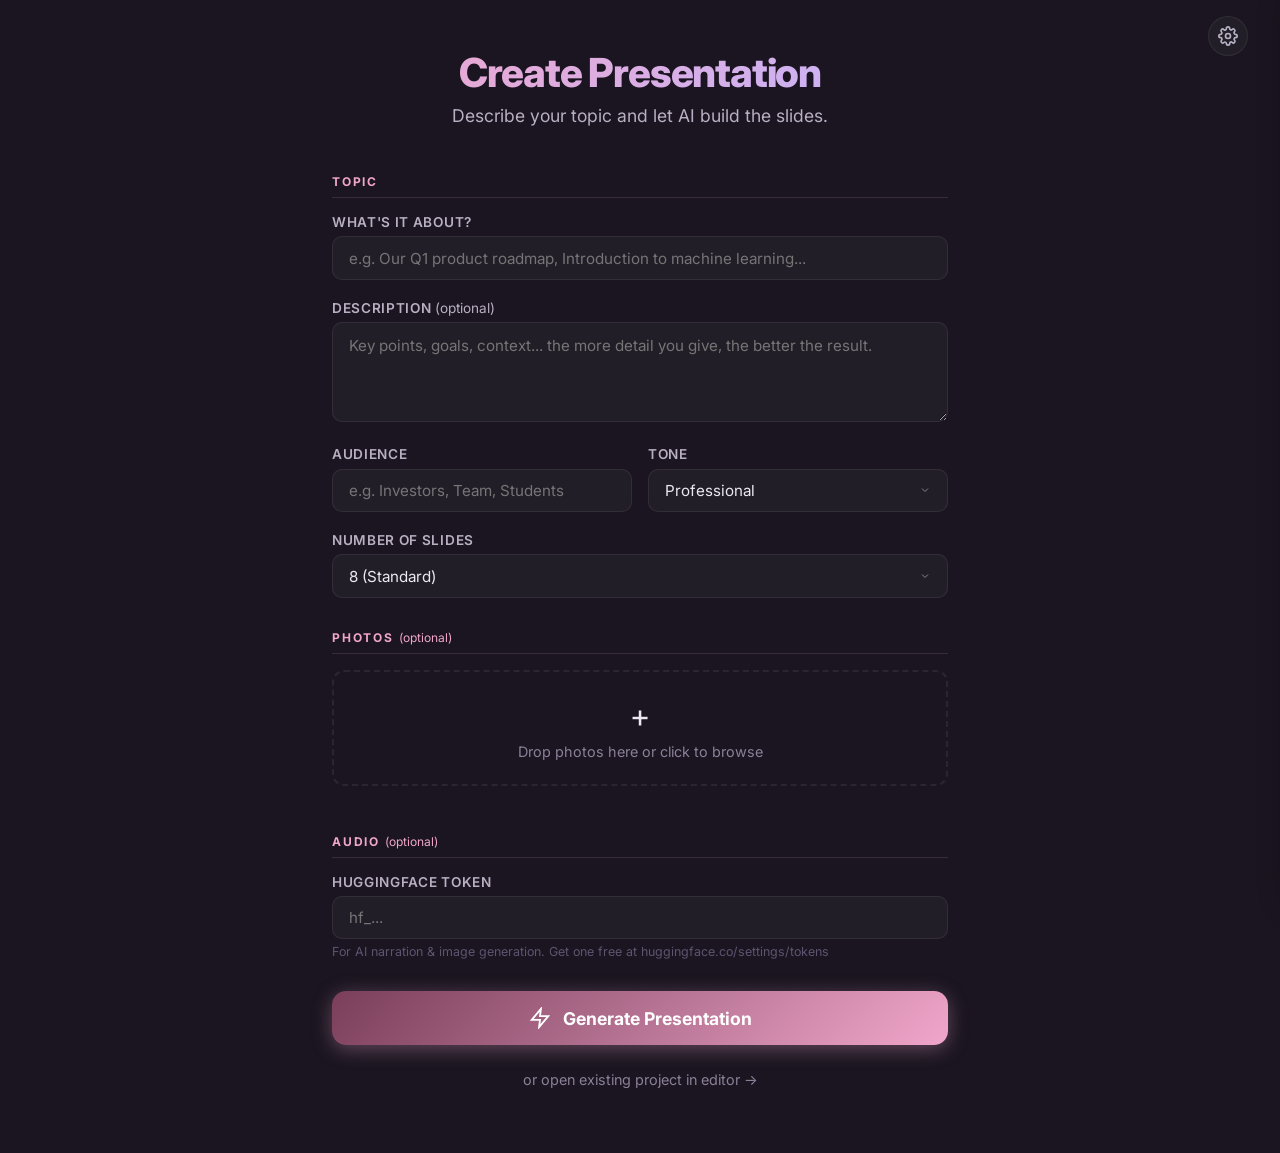
<file: docs/presentation/creator.html>
<!DOCTYPE html>
<html lang="en">
<head>
  <meta charset="UTF-8" />
  <meta name="viewport" content="width=device-width, initial-scale=1.0" />
  <title>Web Presenter — Create</title>
  <link rel="preconnect" href="https://fonts.googleapis.com" />
  <link rel="preconnect" href="https://fonts.gstatic.com" crossorigin />
  <link href="https://fonts.googleapis.com/css2?family=Inter:wght@400;500;600;700;800;900&family=JetBrains+Mono:wght@400;500;600&display=swap" rel="stylesheet" />
  <style>
    :root {
      --bg: #1a1520; --bg-surface: #211a2a; --bg-card: rgba(255,255,255,0.04);
      --border: rgba(255,255,255,0.07); --border-hover: rgba(255,255,255,0.14);
      --rose: #f0a6ca; --rose-dark: #7a3e5a; --rose-glow: rgba(240,166,202,0.35);
      --lavender: #c4b5fd; --blush: #fbc4ab;
      --text: #ede8f0; --text-muted: #b8afc2; --text-dim: #8a8098; --text-faint: #5e5470;
      --sage: #a8d5ba; --coral: #f4845f;
      --font: 'Inter', -apple-system, sans-serif; --font-mono: 'JetBrains Mono', monospace;
    }
    * { margin: 0; padding: 0; box-sizing: border-box; }
    body { font-family: var(--font); background: var(--bg); color: var(--text); min-height: 100vh; }

    .creator-layout {
      max-width: 680px; margin: 0 auto; padding: 3rem 2rem 4rem;
    }

    .creator-header {
      text-align: center; margin-bottom: 3rem;
    }
    .creator-header h1 {
      font-size: 2.5rem; font-weight: 800; letter-spacing: -0.03em;
      background: linear-gradient(135deg, var(--rose), var(--lavender), var(--blush));
      background-size: 200% 200%; -webkit-background-clip: text; -webkit-text-fill-color: transparent;
      background-clip: text; animation: gradientShift 6s ease infinite;
    }
    .creator-header p { color: var(--text-muted); margin-top: 0.5rem; font-size: 1.1rem; }
    @keyframes gradientShift { 0%, 100% { background-position: 0% 50%; } 50% { background-position: 100% 50%; } }

    .top-bar {
      display: flex; justify-content: flex-end; padding: 1rem 2rem; position: fixed; top: 0; right: 0; z-index: 100;
    }

    /* Settings gear */
    .settings-btn {
      background: var(--bg-card); border: 1px solid var(--border); color: var(--text-muted);
      width: 40px; height: 40px; border-radius: 50%; cursor: pointer; display: flex;
      align-items: center; justify-content: center; transition: all 0.2s;
    }
    .settings-btn:hover { border-color: var(--rose); color: var(--rose); }

    /* Settings panel */
    .settings-overlay {
      position: fixed; top: 0; right: -400px; width: 380px; height: 100vh; z-index: 200;
      background: var(--bg-surface); border-left: 1px solid var(--border);
      padding: 2rem; overflow-y: auto; transition: right 0.3s ease;
      box-shadow: -8px 0 30px rgba(0,0,0,0.4);
    }
    .settings-overlay.open { right: 0; }
    .settings-overlay h2 { font-size: 1.2rem; margin-bottom: 1.5rem; color: var(--text); }

    /* Form elements */
    .field { margin-bottom: 1.25rem; }
    .field label { display: block; font-size: 0.85rem; font-weight: 600; color: var(--text-muted); margin-bottom: 0.4rem; text-transform: uppercase; letter-spacing: 0.05em; }
    .field input, .field textarea, .field select {
      width: 100%; padding: 0.7rem 1rem; background: var(--bg-card); border: 1px solid var(--border);
      border-radius: 10px; color: var(--text); font-family: var(--font); font-size: 0.95rem;
      transition: border-color 0.2s; outline: none;
    }
    .field input:focus, .field textarea:focus, .field select:focus { border-color: var(--rose); }
    .field textarea { resize: vertical; min-height: 100px; line-height: 1.6; }
    .field select { cursor: pointer; appearance: none; background-image: url("data:image/svg+xml,%3Csvg xmlns='http://www.w3.org/2000/svg' width='12' height='12' viewBox='0 0 24 24' fill='none' stroke='%238a8098' stroke-width='2'%3E%3Cpath d='M6 9l6 6 6-6'/%3E%3C/svg%3E"); background-repeat: no-repeat; background-position: right 1rem center; padding-right: 2.5rem; }
    .field .hint { font-size: 0.78rem; color: var(--text-faint); margin-top: 0.3rem; }

    .row { display: grid; grid-template-columns: 1fr 1fr; gap: 1rem; }

    /* Photo upload */
    .photo-upload-area {
      border: 2px dashed var(--border); border-radius: 12px; padding: 1.5rem; text-align: center;
      cursor: pointer; transition: border-color 0.2s; position: relative;
    }
    .photo-upload-area:hover { border-color: var(--rose); }
    .photo-upload-area input { position: absolute; inset: 0; opacity: 0; cursor: pointer; }
    .photo-upload-area .upload-label { color: var(--text-dim); font-size: 0.9rem; }
    .photo-upload-area .upload-icon { font-size: 2rem; margin-bottom: 0.5rem; }

    .photo-previews { display: flex; flex-wrap: wrap; gap: 0.75rem; margin-top: 1rem; }
    .photo-thumb { position: relative; width: 80px; height: 80px; border-radius: 10px; overflow: hidden; border: 1px solid var(--border); }
    .photo-thumb img { width: 100%; height: 100%; object-fit: cover; }
    .photo-remove { position: absolute; top: 2px; right: 2px; background: rgba(0,0,0,0.7); color: var(--coral); border: none; border-radius: 50%; width: 20px; height: 20px; cursor: pointer; font-size: 0.75rem; display: flex; align-items: center; justify-content: center; }
    .photo-name { position: absolute; bottom: 0; left: 0; right: 0; background: rgba(0,0,0,0.7); color: var(--text); font-size: 0.55rem; padding: 2px 4px; white-space: nowrap; overflow: hidden; text-overflow: ellipsis; }

    /* Section dividers */
    .section-label {
      font-size: 0.75rem; font-weight: 700; text-transform: uppercase; letter-spacing: 0.15em;
      color: var(--rose); margin: 2rem 0 1rem; padding-bottom: 0.5rem;
      border-bottom: 1px solid rgba(240,166,202,0.15);
    }

    /* Generate button */
    .generate-btn {
      display: flex; align-items: center; justify-content: center; gap: 0.75rem;
      width: 100%; padding: 1rem; margin-top: 2rem;
      background: linear-gradient(135deg, var(--rose-dark), var(--rose));
      color: white; font-weight: 700; font-size: 1.1rem; font-family: var(--font);
      border: none; border-radius: 14px; cursor: pointer;
      transition: all 0.3s; box-shadow: 0 4px 20px var(--rose-glow);
    }
    .generate-btn:hover { transform: translateY(-2px); box-shadow: 0 8px 30px rgba(240,166,202,0.45); }
    .generate-btn:disabled { opacity: 0.5; cursor: not-allowed; transform: none; }
    .generate-btn svg { flex-shrink: 0; }

    /* Progress section */
    .progress-section { display: none; margin-top: 2rem; }
    .progress-section.active { display: block; }
    .progress-bar { height: 6px; background: var(--bg-card); border-radius: 3px; overflow: hidden; margin-bottom: 1rem; }
    .progress-bar-fill { height: 100%; width: 0; background: linear-gradient(90deg, var(--rose), var(--lavender)); border-radius: 3px; transition: width 0.5s ease; }
    .progress-log {
      background: rgba(0,0,0,0.3); border: 1px solid var(--border); border-radius: 10px;
      padding: 1rem; max-height: 200px; overflow-y: auto; font-family: var(--font-mono); font-size: 0.8rem;
    }
    .log-line { color: var(--text-dim); padding: 0.2rem 0; }
    .log-line:last-child { color: var(--sage); }

    /* Settings form */
    .test-result { font-size: 0.85rem; margin-top: 0.5rem; font-family: var(--font-mono); }
    .test-result.success { color: var(--sage); }
    .test-result.error { color: var(--coral); }

    .btn-row { display: flex; gap: 0.75rem; margin-top: 1rem; }
    .btn-sm {
      padding: 0.5rem 1rem; border-radius: 8px; border: 1px solid var(--border);
      background: var(--bg-card); color: var(--text-muted); font-family: var(--font);
      font-size: 0.85rem; cursor: pointer; transition: all 0.2s;
    }
    .btn-sm:hover { border-color: var(--rose); color: var(--rose); }
    .btn-sm.primary { background: var(--rose-dark); border-color: var(--rose); color: white; }
    .btn-sm.primary:hover { background: var(--rose); }

    /* Existing project link */
    .existing-link {
      text-align: center; margin-top: 1.5rem;
    }
    .existing-link a {
      color: var(--text-dim); font-size: 0.9rem; text-decoration: none;
      transition: color 0.2s;
    }
    .existing-link a:hover { color: var(--rose); }

    /* Responsive */
    @media (max-width: 600px) {
      .creator-layout { padding: 2rem 1rem 3rem; }
      .creator-header h1 { font-size: 1.8rem; }
      .row { grid-template-columns: 1fr; }
      .settings-overlay { width: 100%; right: -100%; }
    }
  </style>
</head>
<body>

  <!-- Settings gear -->
  <div class="top-bar">
    <button class="settings-btn" id="settings-btn" title="LLM Settings">
      <svg viewBox="0 0 24 24" width="20" height="20" fill="none" stroke="currentColor" stroke-width="2" stroke-linecap="round">
        <circle cx="12" cy="12" r="3"/><path d="M19.4 15a1.65 1.65 0 0 0 .33 1.82l.06.06a2 2 0 0 1-2.83 2.83l-.06-.06a1.65 1.65 0 0 0-1.82-.33 1.65 1.65 0 0 0-1 1.51V21a2 2 0 0 1-4 0v-.09A1.65 1.65 0 0 0 9 19.4a1.65 1.65 0 0 0-1.82.33l-.06.06a2 2 0 0 1-2.83-2.83l.06-.06A1.65 1.65 0 0 0 4.68 15a1.65 1.65 0 0 0-1.51-1H3a2 2 0 0 1 0-4h.09A1.65 1.65 0 0 0 4.6 9a1.65 1.65 0 0 0-.33-1.82l-.06-.06a2 2 0 0 1 2.83-2.83l.06.06A1.65 1.65 0 0 0 9 4.68a1.65 1.65 0 0 0 1-1.51V3a2 2 0 0 1 4 0v.09a1.65 1.65 0 0 0 1 1.51 1.65 1.65 0 0 0 1.82-.33l.06-.06a2 2 0 0 1 2.83 2.83l-.06.06A1.65 1.65 0 0 0 19.4 9a1.65 1.65 0 0 0 1.51 1H21a2 2 0 0 1 0 4h-.09a1.65 1.65 0 0 0-1.51 1z"/>
      </svg>
    </button>
  </div>

  <!-- Settings panel (slide-in) -->
  <div class="settings-overlay" id="settings-panel">
    <h2>LLM Settings</h2>
    <div class="field">
      <label>Provider</label>
      <select id="provider-select"></select>
    </div>
    <div class="field">
      <label>Model</label>
      <select id="model-select"></select>
    </div>
    <div class="field">
      <label>API Key</label>
      <input type="password" id="api-key" placeholder="sk-... or key-..." autocomplete="off" />
    </div>
    <div class="field" id="custom-url-group" style="display:none;">
      <label>Custom Base URL</label>
      <input type="url" id="custom-url" placeholder="https://your-api.com" />
    </div>
    <div class="btn-row">
      <button class="btn-sm" id="test-connection">Test Connection</button>
      <button class="btn-sm primary" id="save-settings">Save</button>
    </div>
    <div class="test-result" id="test-result"></div>
  </div>

  <!-- Main form -->
  <div class="creator-layout">
    <div class="creator-header">
      <h1>Create Presentation</h1>
      <p>Describe your topic and let AI build the slides.</p>
    </div>

    <div class="section-label">Topic</div>

    <div class="field">
      <label>What's it about?</label>
      <input type="text" id="topic" placeholder="e.g. Our Q1 product roadmap, Introduction to machine learning..." />
    </div>

    <div class="field">
      <label>Description <span style="font-weight:400;text-transform:none;letter-spacing:0">(optional)</span></label>
      <textarea id="description" placeholder="Key points, goals, context... the more detail you give, the better the result."></textarea>
    </div>

    <div class="row">
      <div class="field">
        <label>Audience</label>
        <input type="text" id="audience" placeholder="e.g. Investors, Team, Students" />
      </div>
      <div class="field">
        <label>Tone</label>
        <select id="tone">
          <option value="professional">Professional</option>
          <option value="casual">Casual</option>
          <option value="technical">Technical</option>
          <option value="inspirational">Inspirational</option>
          <option value="educational">Educational</option>
          <option value="fun">Fun / Playful</option>
        </select>
      </div>
    </div>

    <div class="field">
      <label>Number of slides</label>
      <select id="slide-count">
        <option value="5">5 (Quick)</option>
        <option value="8" selected>8 (Standard)</option>
        <option value="12">12 (Detailed)</option>
        <option value="15">15 (In-depth)</option>
      </select>
    </div>

    <div class="section-label">Photos <span style="font-weight:400;text-transform:none;letter-spacing:0">(optional)</span></div>

    <div class="photo-upload-area">
      <input type="file" id="photo-upload" accept="image/*" multiple />
      <div class="upload-icon">+</div>
      <div class="upload-label">Drop photos here or click to browse</div>
    </div>
    <div class="photo-previews" id="photo-preview"></div>

    <div class="section-label">Audio <span style="font-weight:400;text-transform:none;letter-spacing:0">(optional)</span></div>

    <div class="field">
      <label>HuggingFace Token</label>
      <input type="password" id="hf-token" placeholder="hf_..." autocomplete="off" />
      <div class="hint">For AI narration &amp; image generation. Get one free at huggingface.co/settings/tokens</div>
    </div>

    <button class="generate-btn" id="generate-btn">
      <svg viewBox="0 0 24 24" width="22" height="22" fill="none" stroke="currentColor" stroke-width="2" stroke-linecap="round">
        <polygon points="13 2 3 14 12 14 11 22 21 10 12 10 13 2"/>
      </svg>
      Generate Presentation
    </button>

    <div class="progress-section" id="progress-section">
      <div class="progress-bar"><div class="progress-bar-fill" id="progress-bar-fill"></div></div>
      <div class="progress-log" id="progress-log"></div>
    </div>

    <div class="existing-link">
      <a href="editor.html">or open existing project in editor &rarr;</a>
    </div>
  </div>

  <script src="studio/llm-client.js"></script>
  <script src="studio/slide-templates.js"></script>
  <script src="studio/asset-generator.js"></script>
  <script src="studio/creator.js"></script>
</body>
</html>
</file>
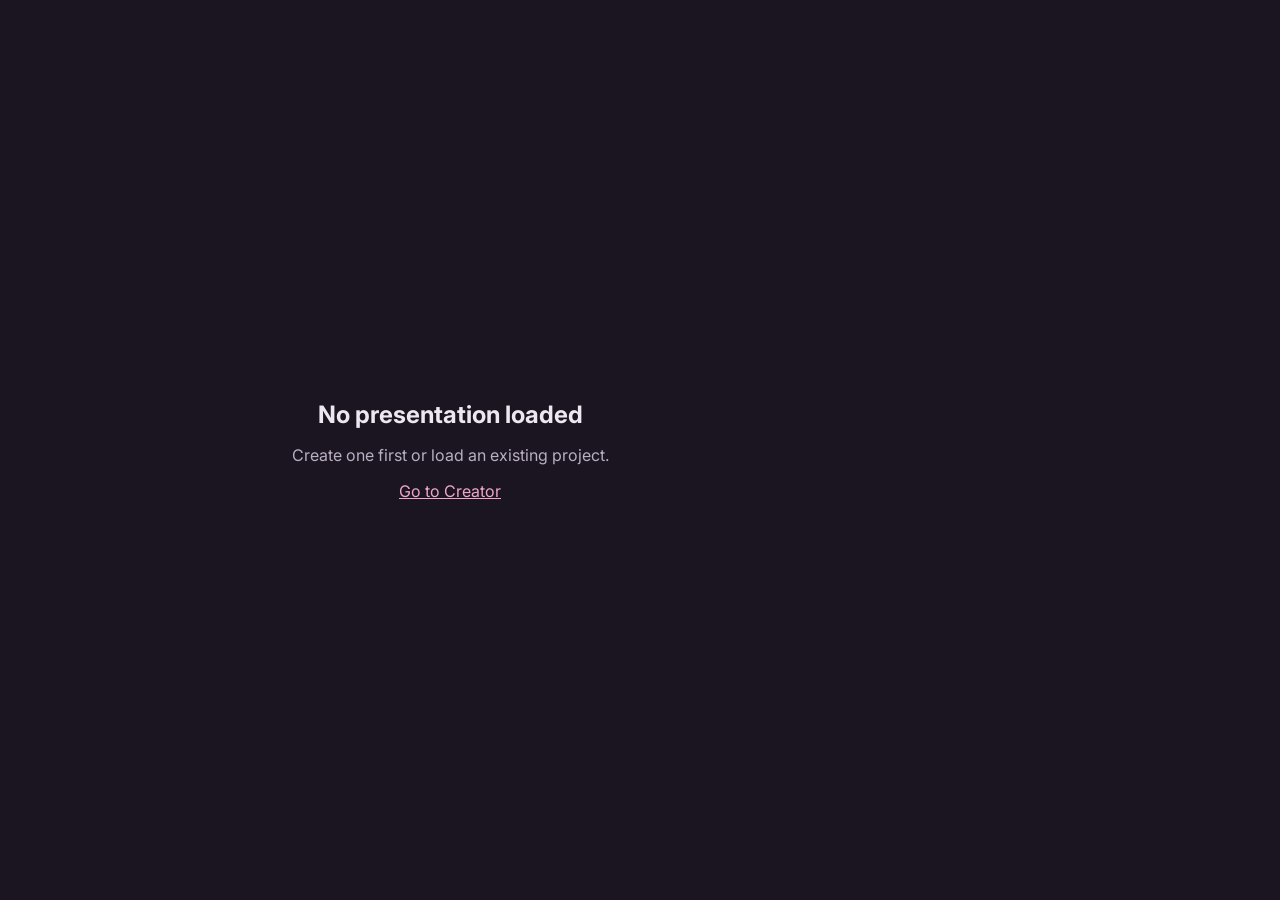
<file: docs/presentation/editor.html>
<!DOCTYPE html>
<html lang="en">
<head>
  <meta charset="UTF-8" />
  <meta name="viewport" content="width=device-width, initial-scale=1.0" />
  <title>Web Presenter — Editor</title>
  <link rel="preconnect" href="https://fonts.googleapis.com" />
  <link rel="preconnect" href="https://fonts.gstatic.com" crossorigin />
  <link href="https://fonts.googleapis.com/css2?family=Inter:wght@400;500;600;700;800;900&family=JetBrains+Mono:wght@400;500;600&display=swap" rel="stylesheet" />
  <link rel="stylesheet" href="engine/presentation-styles.css" />
  <style>
    /* Override presentation defaults for editor layout */
    html, body { overflow: hidden; height: 100%; }
    body { display: flex; }

    /* Editor layout: preview left, panel right */
    .editor-layout {
      display: grid; grid-template-columns: 1fr 380px; width: 100%; height: 100vh;
    }

    /* Left: slide preview */
    .preview-pane {
      position: relative; overflow: hidden; background: var(--bg);
    }
    .preview-pane .slide {
      position: absolute; inset: 0; display: flex; align-items: center; justify-content: center; padding: 3rem;
      opacity: 1; transform: none; pointer-events: all;
    }
    .preview-toolbar {
      position: absolute; bottom: 0; left: 0; right: 0; z-index: 50;
      display: flex; align-items: center; justify-content: space-between;
      padding: 0.75rem 1.25rem; background: rgba(26,21,32,0.9); backdrop-filter: blur(8px);
      border-top: 1px solid var(--border);
    }
    .preview-toolbar .slide-thumbs {
      display: flex; gap: 0.4rem; overflow-x: auto; flex: 1; padding-right: 1rem;
    }
    .slide-thumb {
      width: 36px; height: 36px; border-radius: 8px; border: 1.5px solid var(--border);
      background: var(--bg-card); color: var(--text-dim); font-size: 0.75rem; font-weight: 700;
      cursor: pointer; display: flex; align-items: center; justify-content: center;
      transition: all 0.2s; flex-shrink: 0; font-family: var(--font-mono);
    }
    .slide-thumb:hover { border-color: var(--rose); color: var(--rose); }
    .slide-thumb.active { border-color: var(--rose); background: rgba(240,166,202,0.15); color: var(--rose); }
    .preview-actions { display: flex; gap: 0.5rem; }

    /* Right: editor panel */
    .editor-panel {
      display: flex; flex-direction: column; background: var(--bg-surface);
      border-left: 1px solid var(--border); height: 100vh;
    }

    .panel-header {
      display: flex; align-items: center; justify-content: space-between;
      padding: 0.75rem 1rem; border-bottom: 1px solid var(--border);
      background: rgba(26,21,32,0.5);
    }
    .panel-header h2 { font-size: 0.9rem; font-weight: 700; color: var(--text); }
    .panel-counter { font-size: 0.75rem; color: var(--text-dim); font-family: var(--font-mono); }

    /* Tabs */
    .panel-tabs {
      display: flex; border-bottom: 1px solid var(--border);
    }
    .panel-tab {
      flex: 1; padding: 0.6rem; text-align: center; font-size: 0.78rem; font-weight: 600;
      color: var(--text-dim); cursor: pointer; border: none; background: none;
      border-bottom: 2px solid transparent; transition: all 0.2s; font-family: var(--font);
      text-transform: uppercase; letter-spacing: 0.08em;
    }
    .panel-tab:hover { color: var(--text); }
    .panel-tab.active { color: var(--rose); border-bottom-color: var(--rose); }

    .tab-content { display: none; flex: 1; overflow: hidden; flex-direction: column; }
    .tab-content.active { display: flex; }

    /* Chat tab */
    .chat-container { display: flex; flex-direction: column; flex: 1; overflow: hidden; }
    .chat-messages {
      flex: 1; overflow-y: auto; padding: 1rem; display: flex; flex-direction: column; gap: 0.75rem;
    }
    .chat-placeholder {
      color: var(--text-faint); font-size: 0.85rem; line-height: 1.8; padding: 2rem 1rem; text-align: center;
    }
    .chat-msg { padding: 0.6rem 0.8rem; border-radius: 10px; font-size: 0.85rem; line-height: 1.5; }
    .chat-user { background: rgba(240,166,202,0.1); border: 1px solid rgba(240,166,202,0.15); align-self: flex-end; max-width: 85%; }
    .chat-assistant { background: var(--bg-card); border: 1px solid var(--border); align-self: flex-start; max-width: 85%; }
    .chat-role { font-size: 0.65rem; font-weight: 700; text-transform: uppercase; letter-spacing: 0.08em; color: var(--text-faint); display: block; margin-bottom: 0.25rem; }
    .chat-content { color: var(--text-muted); white-space: pre-wrap; word-break: break-word; }
    .chat-content.streaming { color: var(--lavender); }

    .chat-input-row {
      display: flex; gap: 0.5rem; padding: 0.75rem; border-top: 1px solid var(--border);
      background: rgba(26,21,32,0.5);
    }
    .chat-input-row textarea {
      flex: 1; padding: 0.6rem 0.8rem; background: var(--bg-card); border: 1px solid var(--border);
      border-radius: 10px; color: var(--text); font-family: var(--font); font-size: 0.85rem;
      resize: none; outline: none; min-height: 40px; max-height: 120px; line-height: 1.4;
    }
    .chat-input-row textarea:focus { border-color: var(--rose); }
    .chat-send {
      width: 40px; height: 40px; border-radius: 10px; border: none;
      background: var(--rose-dark); color: white; cursor: pointer; display: flex;
      align-items: center; justify-content: center; transition: all 0.2s; flex-shrink: 0;
    }
    .chat-send:hover { background: var(--rose); }
    .chat-send:disabled { opacity: 0.4; cursor: not-allowed; }

    /* HTML tab */
    .html-editor-container { display: flex; flex-direction: column; flex: 1; overflow: hidden; }
    .html-editor {
      flex: 1; padding: 1rem; background: rgba(0,0,0,0.3); border: none; color: var(--text);
      font-family: var(--font-mono); font-size: 0.75rem; line-height: 1.6; resize: none; outline: none;
      white-space: pre; overflow: auto; tab-size: 2;
    }
    .html-actions {
      display: flex; gap: 0.5rem; padding: 0.75rem; border-top: 1px solid var(--border);
    }

    /* Action buttons */
    .btn {
      padding: 0.45rem 0.85rem; border-radius: 8px; border: 1px solid var(--border);
      background: var(--bg-card); color: var(--text-muted); font-family: var(--font);
      font-size: 0.78rem; font-weight: 600; cursor: pointer; transition: all 0.2s;
      display: flex; align-items: center; gap: 0.35rem;
    }
    .btn:hover { border-color: var(--rose); color: var(--rose); }
    .btn.primary { background: var(--rose-dark); border-color: var(--rose); color: white; }
    .btn.primary:hover { background: var(--rose); }
    .btn.danger:hover { border-color: var(--coral); color: var(--coral); }

    /* Responsive */
    @media (max-width: 768px) {
      .editor-layout { grid-template-columns: 1fr; grid-template-rows: 50vh 50vh; }
      .editor-panel { border-left: none; border-top: 1px solid var(--border); }
    }
  </style>
</head>
<body>
  <div class="editor-layout" id="editor-app">
    <!-- Left: Live Preview -->
    <div class="preview-pane">
      <div id="slide-preview"></div>
      <div class="preview-toolbar">
        <div class="slide-thumbs" id="slide-nav"></div>
        <div class="preview-actions">
          <button class="btn" id="add-slide-btn" title="Add slide">+ Add</button>
          <button class="btn danger" id="delete-slide-btn" title="Delete slide">Delete</button>
          <button class="btn" id="undo-btn" title="Undo (Ctrl+Z)">Undo</button>
          <button class="btn primary" id="export-btn">Export</button>
        </div>
      </div>
    </div>

    <!-- Right: Editor Panel -->
    <div class="editor-panel">
      <div class="panel-header">
        <h2>Slide Editor</h2>
        <span class="panel-counter" id="ed-slide-counter">Slide 1 / 1</span>
      </div>

      <div class="panel-tabs">
        <button class="panel-tab active" data-tab="chat">AI Chat</button>
        <button class="panel-tab" data-tab="html">HTML</button>
      </div>

      <!-- Chat Tab -->
      <div class="tab-content active" id="tab-chat" data-tab="chat">
        <div class="chat-container">
          <div class="chat-messages" id="chat-messages"></div>
          <div class="chat-input-row">
            <textarea id="chat-input" placeholder="Ask AI to modify this slide..." rows="1"></textarea>
            <button class="chat-send" id="chat-send">
              <svg viewBox="0 0 24 24" width="18" height="18" fill="none" stroke="currentColor" stroke-width="2" stroke-linecap="round"><line x1="22" y1="2" x2="11" y2="13"/><polygon points="22 2 15 22 11 13 2 9 22 2"/></svg>
            </button>
          </div>
        </div>
      </div>

      <!-- HTML Tab -->
      <div class="tab-content" id="tab-html" data-tab="html">
        <div class="html-editor-container">
          <textarea class="html-editor" id="html-editor" spellcheck="false"></textarea>
          <div class="html-actions">
            <button class="btn primary" id="apply-html">Apply Changes</button>
            <button class="btn" id="present-btn">Present</button>
          </div>
        </div>
      </div>
    </div>
  </div>

  <script>
    // Tab switching
    document.querySelectorAll('.panel-tab').forEach(tab => {
      tab.addEventListener('click', () => {
        document.querySelectorAll('.panel-tab').forEach(t => t.classList.remove('active'));
        document.querySelectorAll('.tab-content').forEach(t => t.classList.remove('active'));
        tab.classList.add('active');
        document.querySelector(`.tab-content[data-tab="${tab.dataset.tab}"]`).classList.add('active');
      });
    });
  </script>
  <script src="studio/llm-client.js"></script>
  <script src="studio/slide-templates.js"></script>
  <script src="studio/editor.js"></script>
</body>
</html>
</file>
<file: docs/presentation/engine/presentation-styles.css>
/* ========================================
   WEB PRESENTER — STYLES
   Soft, warm feminine-inspired theme
   ======================================== */

* { margin: 0; padding: 0; box-sizing: border-box; }
html { background: #1a1520; }

:root {
  --bg: #1a1520;
  --bg-surface: #211a2a;
  --bg-card: rgba(255, 255, 255, 0.04);
  --border: rgba(255, 255, 255, 0.07);
  --border-hover: rgba(255, 255, 255, 0.14);
  --rose: #f0a6ca;
  --rose-dark: #7a3e5a;
  --rose-glow: rgba(240, 166, 202, 0.35);
  --lavender: #c4b5fd;
  --lavender-dark: #4a3875;
  --lavender-light: #ddd6fe;
  --blush: #fbc4ab;
  --white: #fff;
  --text: #ede8f0;
  --text-muted: #b8afc2;
  --text-dim: #8a8098;
  --text-faint: #5e5470;
  --sage: #a8d5ba;
  --coral: #f4845f;
  --gold: #f2cc8f;
  --periwinkle: #a5b4fc;
  --font: 'Inter', -apple-system, BlinkMacSystemFont, sans-serif;
  --font-mono: 'JetBrains Mono', monospace;
}

body {
  font-family: var(--font);
  background: transparent;
  color: var(--text);
  overflow: hidden;
  -webkit-font-smoothing: antialiased;
}

#bg-canvas {
  position: fixed; top: 0; left: 0; width: 100vw; height: 100vh;
  z-index: 0; pointer-events: none;
}

.presentation {
  position: relative; z-index: 1; width: 100vw; height: 100vh; overflow: hidden;
}

.slide {
  position: absolute; top: 0; left: 0; width: 100%; height: 100%;
  display: flex; align-items: center; justify-content: center; padding: 3rem;
  opacity: 0; transform: translateX(60px);
  transition: opacity 0.6s cubic-bezier(0.4,0,0.2,1), transform 0.6s cubic-bezier(0.4,0,0.2,1);
  pointer-events: none; will-change: transform, opacity;
}
.slide-active { opacity: 1; transform: translateX(0); pointer-events: all; }
.slide-exit-left { opacity: 0; transform: translateX(-60px); pointer-events: none; }
.slide-content { max-width: 1200px; width: 100%; margin: 0 auto; position: relative; }

.slide-title-layout { display: flex; flex-direction: column; align-items: center; text-align: center; gap: 0.5rem; }
.slide-center-layout { display: flex; flex-direction: column; align-items: center; text-align: center; gap: 1rem; }
.slide-two-col { display: grid; grid-template-columns: 1fr 1fr; gap: 4rem; align-items: center; }
.slide-two-col-reverse { direction: rtl; }
.slide-two-col-reverse > * { direction: ltr; }

.slide-eyebrow { font-size: 1rem; text-transform: uppercase; letter-spacing: 0.2em; color: var(--rose); font-weight: 600; }

.slide-main-title {
  font-size: 7rem; font-weight: 900; letter-spacing: -0.04em; line-height: 1;
  background: linear-gradient(135deg, var(--rose), var(--lavender), var(--blush));
  background-size: 200% 200%; -webkit-background-clip: text; -webkit-text-fill-color: transparent;
  background-clip: text; animation: gradientShift 6s ease infinite;
}
@keyframes gradientShift { 0%, 100% { background-position: 0% 50%; } 50% { background-position: 100% 50%; } }

.slide-subtitle-big { font-size: 1.8rem; color: var(--text-muted); font-weight: 500; letter-spacing: -0.01em; }
.slide-tagline { font-size: 1.15rem; color: var(--text-dim); max-width: 600px; line-height: 1.6; margin-top: 0.5rem; }
.slide-date { font-family: var(--font-mono); font-size: 0.75rem; color: var(--text-faint); margin-top: 1.5rem; }

.slide-heading { font-size: 3rem; font-weight: 800; color: var(--white); letter-spacing: -0.03em; line-height: 1.15; }

.slide[data-index="3"] .slide-heading { transition: all 1.2s cubic-bezier(0.4,0,0.2,1); will-change: transform, font-size, opacity; }
.slide[data-index="3"].phase-intro .slide-heading {
  font-size: 5.5rem; position: fixed; top: 50%; left: 50%; transform: translate(-50%,-50%); z-index: 20; white-space: nowrap;
  text-shadow: 0 0 20px rgba(240,166,202,0.5), 0 0 40px rgba(196,181,253,0.3), 0 0 80px rgba(240,166,202,0.15);
  background: linear-gradient(135deg, var(--rose), var(--lavender), var(--blush), var(--lavender-light));
  background-size: 300% 300%; -webkit-background-clip: text; -webkit-text-fill-color: transparent; background-clip: text;
  animation: beamingGlow 2s ease-in-out infinite, beamingGradient 3s ease infinite;
}
@keyframes beamingGlow { 0%, 100% { filter: brightness(1) drop-shadow(0 0 20px rgba(240,166,202,0.25)); } 50% { filter: brightness(1.3) drop-shadow(0 0 40px rgba(240,166,202,0.5)); } }
@keyframes beamingGradient { 0% { background-position: 0% 50%; } 50% { background-position: 100% 50%; } 100% { background-position: 0% 50%; } }

.slide[data-index="3"].phase-intro .slide-body-subtitle { opacity: 0; transform: translateY(10px); }
.slide[data-index="3"].phase-intro .agent-constellation { opacity: 0; transform: scale(0.95); }
.slide[data-index="3"] .slide-body-subtitle { transition: opacity 0.8s ease 0.2s, transform 0.8s ease 0.2s; }
.slide[data-index="3"] .agent-constellation { transition: opacity 1s ease 0.3s, transform 1s ease 0.3s; }
.slide[data-index="3"].phase-settled .slide-heading { font-size: 3rem; position: relative; top: auto; left: auto; transform: none; animation: none; filter: none; text-shadow: none; background: none; -webkit-text-fill-color: var(--white); color: var(--white); white-space: normal; }
.slide[data-index="3"].phase-settled .slide-body-subtitle { opacity: 1; transform: translateY(0); }
.slide[data-index="3"].phase-settled .agent-constellation { opacity: 1; transform: scale(1); }

.slide-heading-big {
  font-size: 3.8rem; background: linear-gradient(135deg, var(--rose), var(--lavender), var(--blush));
  background-size: 200% 200%; -webkit-background-clip: text; -webkit-text-fill-color: transparent;
  background-clip: text; animation: gradientShift 6s ease infinite;
}

.slide-body { font-size: 1.2rem; color: var(--text-muted); line-height: 1.7; max-width: 700px; }
.slide-body-subtitle { font-size: 1.35rem; margin-bottom: 0.5rem; }
.slide-body strong { color: var(--white); font-weight: 600; }
.slide-blockquote { font-size: 1.3rem; font-style: italic; color: var(--text-muted); line-height: 1.7; border-left: 3px solid var(--rose); padding-left: 1.25rem; margin: 1rem 0; }
.slide-blockquote-compact { font-size: 1.1rem; margin-top: 1.5rem; }
.title-icon { margin-bottom: 1rem; animation: float 4s ease-in-out infinite; }
@keyframes float { 0%, 100% { transform: translateY(0); } 50% { transform: translateY(-8px); } }

.nav-arrow { position: fixed; top: 50%; transform: translateY(-50%); z-index: 100; background: rgba(26,21,32,0.85); backdrop-filter: blur(8px); border: 1px solid var(--border); border-radius: 50%; width: 48px; height: 48px; display: flex; align-items: center; justify-content: center; cursor: pointer; color: var(--text-muted); transition: all 0.25s ease; box-shadow: 0 2px 12px rgba(0,0,0,0.3); }
.nav-arrow:hover { background: var(--rose-dark); color: var(--rose); border-color: var(--rose); box-shadow: 0 4px 20px var(--rose-glow); }
.nav-prev { left: 1.5rem; }
.nav-next { right: 1.5rem; }

.progress-dots { position: fixed; bottom: 2rem; left: 50%; transform: translateX(-50%); z-index: 100; display: flex; gap: 0.6rem; padding: 0.5rem 1rem; background: rgba(26,21,32,0.8); backdrop-filter: blur(8px); border-radius: 20px; border: 1px solid var(--border); }
.dot { width: 10px; height: 10px; border-radius: 50%; border: 1.5px solid var(--rose); background: transparent; cursor: pointer; transition: all 0.3s ease; padding: 0; }
.dot:hover { background: rgba(240,166,202,0.3); }
.dot.active { background: var(--rose); box-shadow: 0 0 8px var(--rose-glow); }

.slide-counter { position: fixed; top: 1.5rem; right: 2rem; z-index: 100; font-family: var(--font-mono); font-size: 0.85rem; color: var(--text-dim); opacity: 0.6; }

.philosophy-bg-img { position: absolute; inset: 0; display: flex; align-items: center; justify-content: center; pointer-events: none; z-index: 0; overflow: hidden; }
.philosophy-bg-img img { width: 70%; max-width: 700px; height: auto; opacity: 0.12; mask-image: radial-gradient(ellipse 50% 45% at 50% 50%, black 30%, transparent 75%); -webkit-mask-image: radial-gradient(ellipse 50% 45% at 50% 50%, black 30%, transparent 75%); filter: blur(1px); }
.slide-philosophy { max-width: 900px; position: relative; z-index: 1; }
.philosophy-heading { margin-bottom: 3rem; line-height: 1.2; }
.philosophy-points { display: flex; flex-direction: column; gap: 1.8rem; text-align: left; }
.philosophy-point { display: flex; align-items: flex-start; gap: 1.2rem; padding: 1.2rem 1.5rem; background: rgba(255,255,255,0.03); border: 1px solid rgba(255,255,255,0.06); border-radius: 16px; opacity: 0; transform: translateY(20px); transition: opacity 0.6s ease, transform 0.6s ease; }
.philosophy-point.visible { opacity: 1; transform: translateY(0); }
.philosophy-icon { flex-shrink: 0; width: 44px; height: 44px; display: flex; align-items: center; justify-content: center; background: rgba(255,255,255,0.04); border-radius: 12px; margin-top: 2px; }
.philosophy-point h3 { font-size: 1.1rem; font-weight: 700; color: var(--white); margin: 0 0 0.3rem 0; }
.philosophy-point p { font-size: 0.95rem; color: var(--text-dim); line-height: 1.5; margin: 0; }

/* === PROBLEM SLIDE (Slide 3 / index 2) — Dramatic redesign === */
.problem-eyebrow { opacity: 0; transform: translateY(10px); transition: opacity 0.6s ease, transform 0.6s ease; }
.problem-eyebrow.visible { opacity: 1; transform: translateY(0); }

.problem-heading { opacity: 0; transform: scale(0.9); transition: opacity 0.8s ease, transform 0.8s cubic-bezier(0.34,1.56,0.64,1); }
.problem-heading.visible { opacity: 1; transform: scale(1); }

.problem-word-broken {
  display: inline-block; color: var(--coral);
  -webkit-text-fill-color: var(--coral);
  background: none; position: relative;
}
.problem-heading.visible .problem-word-broken {
  animation: glitchWord 3s ease-in-out infinite 1s;
}
@keyframes glitchWord {
  0%, 90%, 100% { transform: none; opacity: 1; }
  92% { transform: translate(-3px, 2px) skewX(-5deg); opacity: 0.8; }
  94% { transform: translate(3px, -1px) skewX(3deg); opacity: 0.9; }
  96% { transform: translate(-1px, 1px); opacity: 0.85; }
  98% { transform: none; opacity: 1; }
}

.problem-cards {
  display: grid; grid-template-columns: repeat(3, 1fr); gap: 1.5rem;
  width: 100%; max-width: 900px; margin-top: 2rem;
}
.problem-card {
  background: rgba(255,255,255,0.03); border: 1px solid rgba(255,255,255,0.06);
  border-radius: 16px; padding: 1.5rem; text-align: center;
  display: flex; flex-direction: column; align-items: center; gap: 0.8rem;
  opacity: 0; transform: translateY(30px) scale(0.9);
  transition: opacity 0.6s cubic-bezier(0.25,0.46,0.45,0.94), transform 0.6s cubic-bezier(0.25,0.46,0.45,0.94);
}
.problem-card.visible { opacity: 1; transform: translateY(0) scale(1); }
.problem-card:hover { border-color: rgba(255,255,255,0.12); background: rgba(255,255,255,0.05); }
.problem-card-icon { flex-shrink: 0; }
.problem-card-stat {
  font-size: 2.5rem; font-weight: 900; font-family: var(--font-mono); line-height: 1;
}
.problem-card[data-problem="0"] .problem-card-stat { color: var(--coral); }
.problem-card[data-problem="1"] .problem-card-stat { color: var(--gold); }
.problem-card[data-problem="2"] .problem-card-stat { color: var(--lavender); }
.problem-card-unit { font-size: 1.2rem; font-weight: 700; opacity: 0.7; }
.problem-card-label {
  font-size: 0.8rem; text-transform: uppercase; letter-spacing: 0.1em;
  color: var(--text-faint); font-weight: 600;
}
.problem-card-desc { font-size: 0.85rem; color: var(--text-dim); line-height: 1.4; margin: 0; }

/* Boring slide mockup */
.problem-mockup {
  position: relative; width: 280px; height: 180px; margin-top: 1.5rem;
  background: rgba(20,16,28,0.9); border: 1px solid rgba(255,255,255,0.08);
  border-radius: 12px; overflow: hidden;
  opacity: 0; transform: translateY(20px);
  transition: opacity 0.6s ease, transform 0.6s ease;
  box-shadow: 0 8px 40px rgba(0,0,0,0.4);
}
.problem-mockup.visible { opacity: 1; transform: translateY(0); }
.problem-mockup.visible .mockup-body { animation: mockupFlatten 4s ease-in-out infinite 1.5s; }

.mockup-titlebar {
  display: flex; align-items: center; gap: 5px;
  padding: 6px 10px; background: rgba(255,255,255,0.04);
  border-bottom: 1px solid rgba(255,255,255,0.05);
}
.mockup-dot { width: 7px; height: 7px; border-radius: 50%; }
.mockup-dot-r { background: #ff5f57; }
.mockup-dot-y { background: #ffbd2e; }
.mockup-dot-g { background: #28c840; }
.mockup-title { font-size: 0.55rem; color: var(--text-faint); margin-left: 8px; font-family: var(--font-mono); }

.mockup-body { padding: 14px; display: flex; flex-direction: column; gap: 6px; }
.mockup-line { border-radius: 3px; height: 6px; }
.mockup-line-title { width: 55%; height: 10px; background: rgba(255,255,255,0.12); }
.mockup-line-body { width: 80%; background: rgba(255,255,255,0.06); }
.mockup-line-short { width: 50%; }
.mockup-bullets { display: flex; flex-direction: column; gap: 4px; margin-top: 4px; padding-left: 8px; }
.mockup-line-bullet { width: 65%; background: rgba(255,255,255,0.04); }

@keyframes mockupFlatten {
  0%, 100% { opacity: 1; filter: saturate(1); }
  50% { opacity: 0.5; filter: saturate(0) brightness(0.7); }
}

/* Zzz floating above mockup */
.mockup-zzz { position: absolute; top: -10px; right: -10px; }
.zzz {
  position: absolute; font-family: var(--font-mono); font-weight: 800;
  color: var(--text-faint); opacity: 0;
}
.problem-mockup.visible .zzz { animation: zzzFloat 3s ease-in-out infinite; }
.zzz-1 { font-size: 0.9rem; right: 0; top: 0; animation-delay: 0s !important; }
.zzz-2 { font-size: 1.1rem; right: 14px; top: -12px; animation-delay: 0.6s !important; }
.zzz-3 { font-size: 1.4rem; right: 28px; top: -28px; animation-delay: 1.2s !important; }
@keyframes zzzFloat {
  0% { opacity: 0; transform: translateY(8px); }
  20% { opacity: 0.6; }
  80% { opacity: 0.3; }
  100% { opacity: 0; transform: translateY(-20px); }
}

.problem-quote {
  opacity: 0; transform: translateY(15px);
  transition: opacity 0.8s ease, transform 0.8s ease;
  max-width: 600px; margin-top: 1.5rem; border-left-color: var(--coral);
}
.problem-quote.visible { opacity: 1; transform: translateY(0); }

/* Legacy stat styles (keep for other uses) */
.problem-stats { display: flex; gap: 2rem; margin-top: 2rem; }
.problem-stat { display: flex; flex-direction: column; align-items: center; gap: 0.25rem; }
.stat-number { font-size: 3rem; font-weight: 800; color: var(--coral); font-family: var(--font-mono); }
.stat-label { font-size: 0.85rem; color: var(--text-dim); text-align: center; max-width: 120px; text-transform: uppercase; letter-spacing: 0.05em; }
.slide-visual-side { display: flex; align-items: center; justify-content: center; }
.slide-illustration { max-width: 100%; max-height: 380px; width: auto; height: auto; opacity: 0.85; }

.agent-constellation { position: relative; width: 100%; max-width: 1100px; height: 520px; margin-top: 1rem; }
.constellation-lines { position: absolute; inset: 0; width: 100%; height: 100%; z-index: 0; }
.conn-line { stroke: rgba(240,166,202,0.12); stroke-width: 1; stroke-dasharray: 6 4; animation: dashFlow 20s linear infinite; }
.conn-outer { stroke: rgba(255,255,255,0.04); stroke-dasharray: 4 6; }
@keyframes dashFlow { to { stroke-dashoffset: -200; } }
.pulse-dot { fill: var(--rose); opacity: 0.7; filter: blur(1px); }

.agent-hub { position: absolute; top: 50%; left: 50%; transform: translate(-50%,-50%); z-index: 10; display: flex; flex-direction: column; align-items: center; gap: 0.5rem; }
.hub-core { width: 120px; height: 120px; border-radius: 50%; background: radial-gradient(circle, rgba(240,166,202,0.2), rgba(26,21,32,0.8)); border: 2px solid rgba(240,166,202,0.4); display: flex; align-items: center; justify-content: center; position: relative; z-index: 2; box-shadow: 0 0 40px rgba(240,166,202,0.2), inset 0 0 20px rgba(240,166,202,0.08); }
.hub-ring { position: absolute; border-radius: 50%; border: 1px solid rgba(240,166,202,0.12); top: 50%; left: 50%; transform: translate(-50%,-50%); }
.hub-ring-1 { width: 170px; height: 170px; animation: hubPulse 3s ease-in-out infinite; }
.hub-ring-2 { width: 210px; height: 210px; animation: hubPulse 3s ease-in-out infinite 1.5s; }
@keyframes hubPulse { 0%, 100% { opacity: 0.3; transform: translate(-50%,-50%) scale(1); } 50% { opacity: 0.6; transform: translate(-50%,-50%) scale(1.08); } }
.hub-label { font-size: 0.85rem; font-weight: 700; color: var(--rose); text-transform: uppercase; letter-spacing: 0.15em; }

.agent-orbital { position: absolute; display: flex; align-items: center; gap: 1rem; z-index: 5; opacity: 0; transform: scale(0.3); filter: blur(8px); transition: opacity 1s cubic-bezier(0.25,0.46,0.45,0.94), transform 1.2s cubic-bezier(0.25,0.46,0.45,0.94), filter 1s cubic-bezier(0.25,0.46,0.45,0.94); }
.agent-orbital.visible { opacity: 1; transform: scale(1); filter: blur(0); }
.orbital-glow { position: absolute; width: 130px; height: 130px; border-radius: 50%; background: radial-gradient(circle, var(--glow-color), transparent 70%); opacity: 0.15; left: -8px; top: -8px; animation: orbitalGlow 4s ease-in-out infinite; pointer-events: none; }
@keyframes orbitalGlow { 0%, 100% { opacity: 0.1; transform: scale(1); } 50% { opacity: 0.25; transform: scale(1.15); } }
.orbital-icon { width: 110px; height: 110px; border-radius: 50%; background: rgba(26,21,32,0.9); border: 2px solid rgba(255,255,255,0.1); display: flex; align-items: center; justify-content: center; flex-shrink: 0; transition: all 0.4s cubic-bezier(0.25,0.46,0.45,0.94); position: relative; z-index: 1; }
.agent-orbital:hover .orbital-icon { border-color: rgba(255,255,255,0.3); transform: scale(1.1); box-shadow: 0 0 30px rgba(240,166,202,0.25); }
.orbital-info { text-align: left; white-space: nowrap; }
.orbital-icon svg { width: 56px; height: 56px; }
.orbital-info h3 { font-size: 1.6rem; font-weight: 700; color: var(--white); margin: 0; line-height: 1.2; }
.orbital-count { font-size: 0.95rem; color: var(--text-dim); font-family: var(--font-mono); }
.recon-orbital { top: 14%; left: 6%; }
.analysis-orbital { top: 4%; left: 52%; }
.exploit-orbital { top: 52%; right: 4%; flex-direction: row-reverse; }
.exploit-orbital .orbital-info { text-align: right; }
.report-orbital { bottom: 8%; left: 30%; }

.mini-agent { position: absolute; width: 8px; height: 8px; border-radius: 50%; background: var(--color); left: var(--x); top: var(--y); opacity: 0; animation: miniAppear 0.5s ease forwards var(--delay), miniFloat 5s ease-in-out infinite calc(var(--delay) + 0.5s); box-shadow: 0 0 8px var(--color); z-index: 3; }
@keyframes miniAppear { to { opacity: 0.6; } }
@keyframes miniFloat { 0%, 100% { transform: translate(0,0); } 25% { transform: translate(4px,-6px); } 50% { transform: translate(-3px,-2px); } 75% { transform: translate(5px,4px); } }

/* === ZOOM-THROUGH PIPELINE (Slide 5 / index 4) === */
.zt-title { opacity: 0; transform: translateY(-24px); transition: opacity 0.8s cubic-bezier(0.4,0,0.2,1), transform 0.8s cubic-bezier(0.4,0,0.2,1); pointer-events: none; }
.zt-title.visible { opacity: 1; transform: translateY(0); pointer-events: auto; }

.zt-track { display: flex; align-items: flex-start; justify-content: center; gap: 0; margin-top: 2.5rem; width: 100%; max-width: 950px; }

.zt-card { flex: 1; max-width: 260px; display: flex; flex-direction: column; align-items: center; text-align: center; position: relative; }

/* Badge: zooms from tiny glowing dot */
.zt-badge-wrap { position: relative; width: 56px; height: 56px; margin-bottom: 1rem; }
.zt-badge { width: 56px; height: 56px; border-radius: 50%; background: linear-gradient(135deg, var(--rose-dark), var(--rose)); color: var(--bg); font-weight: 800; font-size: 1.3rem; display: flex; align-items: center; justify-content: center; box-shadow: 0 4px 16px var(--rose-glow); transform: scale(0.03); opacity: 0; transition: transform 0.7s cubic-bezier(0.16, 1, 0.3, 1), opacity 0.3s ease; will-change: transform, opacity; }
.zt-badge.zoom-in { transform: scale(1); opacity: 1; animation: badgeLandGlow 1.2s ease 0.3s; }
@keyframes badgeLandGlow { 0% { box-shadow: 0 4px 16px var(--rose-glow); } 40% { box-shadow: 0 0 30px var(--rose-glow), 0 0 60px rgba(196,181,253,0.25); } 100% { box-shadow: 0 4px 16px var(--rose-glow); } }

/* Shockwave ring on badge arrival */
.zt-shockwave { position: absolute; top: 50%; left: 50%; width: 56px; height: 56px; border-radius: 50%; border: 2px solid var(--rose); transform: translate(-50%, -50%) scale(0.5); opacity: 0; pointer-events: none; }
.zt-shockwave.fire { animation: shockwaveExpand 0.8s cubic-bezier(0.16, 1, 0.3, 1) forwards; }
@keyframes shockwaveExpand { 0% { transform: translate(-50%, -50%) scale(0.5); opacity: 0.9; border-width: 3px; } 60% { opacity: 0.4; border-width: 1.5px; } 100% { transform: translate(-50%, -50%) scale(3.5); opacity: 0; border-width: 0.5px; } }

/* Card body materializes outward from badge */
.zt-card-body { opacity: 0; transform: scaleY(0.3) scaleX(0.5); transform-origin: top center; transition: opacity 0.5s ease, transform 0.6s cubic-bezier(0.34, 1.56, 0.64, 1); padding: 1.5rem 1.4rem; background: var(--bg-card); border: 1px solid var(--border); border-radius: 16px; max-width: 240px; backdrop-filter: blur(8px); }
.zt-card-body.materialize { opacity: 1; transform: scaleY(1) scaleX(1); }
.zt-card-body.materialize:hover { border-color: rgba(240,166,202,0.3); box-shadow: 0 4px 24px rgba(240,166,202,0.1); }
.zt-card-icon { margin-bottom: 0.6rem; opacity: 0.8; }
.zt-card-body h3 { font-size: 1.15rem; font-weight: 700; color: var(--white); margin-bottom: 0.4rem; }
.zt-card-body p { font-size: 0.85rem; color: var(--text-dim); line-height: 1.5; margin-bottom: 0.6rem; }
.zt-code {
  display: block; font-family: var(--font-mono); font-size: 0.65rem;
  color: var(--rose); background: rgba(0,0,0,0.35); border: 1px solid rgba(240,166,202,0.1);
  padding: 0.35rem 0.6rem; border-radius: 8px; margin-top: 0.3rem;
  white-space: nowrap; overflow: hidden;
}

/* Connector line draws left to right */
.zt-connector { width: 60px; flex-shrink: 0; display: flex; align-items: center; padding-top: 1rem; position: relative; }
.zt-connector-line { height: 2px; width: 0; background: linear-gradient(90deg, var(--rose), var(--lavender)); transition: width 0.6s cubic-bezier(0.4, 0, 0.2, 1); box-shadow: 0 0 8px var(--rose-glow); }
.zt-connector-line.draw { width: 100%; }
.zt-connector-pulse {
  position: absolute; width: 6px; height: 6px; border-radius: 50%;
  background: var(--rose); top: calc(1rem - 2px); left: 0;
  opacity: 0; box-shadow: 0 0 8px var(--rose-glow);
}
.zt-connector-line.draw ~ .zt-connector-pulse {
  animation: connectorPulseMove 2s ease-in-out infinite 0.8s;
}
@keyframes connectorPulseMove {
  0% { left: 0; opacity: 0; }
  10% { opacity: 1; }
  90% { opacity: 1; }
  100% { left: calc(100% - 6px); opacity: 0; }
}

.agent-loop-nodes { display: flex; align-items: center; flex-wrap: wrap; gap: 0.4rem; margin: 1.5rem 0; }
.loop-node { display: flex; align-items: center; gap: 0.5rem; background: var(--bg-card); border: 1px solid var(--border); border-radius: 12px; padding: 0.6rem 1rem; opacity: 0; transform: translateX(-10px); transition: all 0.4s cubic-bezier(0.4,0,0.2,1); }
.loop-node.visible { opacity: 1; transform: translateX(0); }
.loop-node-num { width: 24px; height: 24px; border-radius: 50%; background: var(--rose); color: var(--bg); font-size: 0.7rem; font-weight: 700; display: flex; align-items: center; justify-content: center; }
.loop-node-label { font-size: 1rem; font-weight: 600; color: var(--white); }
.loop-connector-h { width: 20px; height: 2px; background: linear-gradient(90deg, var(--rose), var(--lavender)); opacity: 0.4; }
.loop-connector-return { background: linear-gradient(90deg, var(--lavender), var(--rose)); }
.loop-repeat { font-size: 0.75rem; font-weight: 700; color: var(--rose); text-transform: uppercase; letter-spacing: 0.1em; opacity: 0; transition: opacity 0.5s ease; }
.loop-repeat.visible { opacity: 1; }

.docker-stack { display: flex; flex-direction: column; gap: 0.5rem; width: 100%; max-width: 280px; }
.docker-container { background: var(--bg-card); border: 1px solid var(--border); border-radius: 10px; padding: 0.75rem 1rem; display: flex; align-items: center; justify-content: space-between; opacity: 0; transform: translateX(20px); transition: all 0.5s cubic-bezier(0.4,0,0.2,1); }
.docker-container.visible { opacity: 1; transform: translateX(0); }
.docker-label { font-size: 0.65rem; font-weight: 600; text-transform: uppercase; letter-spacing: 0.08em; color: var(--text-faint); background: rgba(240,166,202,0.1); padding: 0.15rem 0.5rem; border-radius: 6px; border: 1px solid rgba(240,166,202,0.15); }
.docker-agent { font-size: 0.95rem; font-weight: 600; color: var(--text); font-family: var(--font-mono); }

.feature-pills { display: flex; flex-wrap: wrap; gap: 0.5rem; margin-top: 1.5rem; }
.feature-pill { font-size: 0.88rem; font-weight: 600; color: var(--rose); background: rgba(240,166,202,0.1); border: 1px solid rgba(240,166,202,0.2); padding: 0.35rem 0.85rem; border-radius: 20px; }

/* === LAYOUT GRID PREVIEWS (Slide 7 / index 6) === */
.layout-grid {
  display: grid; grid-template-columns: repeat(3, 1fr); gap: 1.25rem;
  width: 100%; max-width: 750px; margin-top: 2rem;
}
.layout-preview {
  display: flex; flex-direction: column; align-items: center; gap: 0.6rem;
  opacity: 0; transform: translateY(20px) scale(0.9);
  transition: opacity 0.5s ease, transform 0.5s cubic-bezier(0.25,0.46,0.45,0.94);
}
.layout-preview.visible { opacity: 1; transform: translateY(0) scale(1); }
.layout-preview:hover .layout-mini {
  border-color: rgba(240,166,202,0.4);
  box-shadow: 0 4px 24px rgba(240,166,202,0.15);
  transform: translateY(-4px);
}
.layout-label {
  font-size: 0.8rem; font-weight: 600; color: var(--text-muted);
  text-transform: uppercase; letter-spacing: 0.08em;
}

.layout-mini {
  width: 100%; aspect-ratio: 16/10; border-radius: 12px;
  background: rgba(26,21,32,0.9); border: 1px solid var(--border);
  padding: 10px; display: flex; flex-direction: column; justify-content: center;
  transition: all 0.3s ease; position: relative; overflow: hidden;
}
.lm-bar {
  background: rgba(240,166,202,0.15); border-radius: 3px;
  margin-bottom: 3px;
}
.lm-center { margin-left: auto; margin-right: auto; }

/* Two-column mini layout */
.layout-mini-cols {
  flex-direction: row; gap: 8px; align-items: center;
}
.lm-col { flex: 1; display: flex; flex-direction: column; gap: 4px; }
.lm-block {
  width: 100%; aspect-ratio: 1; border-radius: 6px;
  background: rgba(196,181,253,0.1); border: 1px solid rgba(196,181,253,0.15);
}

/* Cards mini layout */
.lm-card-row { display: flex; gap: 4px; justify-content: center; }
.lm-minicard {
  flex: 1; height: 28px; border-radius: 4px;
  background: rgba(168,213,186,0.08); border: 1px solid rgba(168,213,186,0.12);
}

/* Dashboard mini layout */
.lm-topbar {
  height: 8px; background: rgba(240,166,202,0.12); border-radius: 3px;
  margin-bottom: 6px;
}
.lm-table { display: flex; flex-direction: column; gap: 3px; }
.lm-row {
  height: 6px; background: rgba(255,255,255,0.04); border-radius: 2px;
  border-bottom: 1px solid rgba(255,255,255,0.03);
}

/* Custom mini layout */
.layout-mini-custom { position: relative; }
.lm-block-sm {
  width: 30px; height: 22px; border-radius: 4px;
  background: rgba(251,196,171,0.1); border: 1px solid rgba(251,196,171,0.15);
}

.dashboard-preview { background: var(--bg-surface); border: 1px solid var(--border); border-radius: 16px; overflow: hidden; width: 100%; max-width: 800px; margin-top: 1rem; box-shadow: 0 8px 40px rgba(0,0,0,0.4); }
.dash-topbar { display: flex; align-items: center; justify-content: space-between; padding: 0.75rem 1.25rem; border-bottom: 1px solid var(--border); background: rgba(26,21,32,0.6); }
.dash-brand { display: flex; align-items: center; gap: 0.5rem; font-weight: 700; font-size: 0.85rem; color: var(--white); }
.dash-icon { font-size: 0.9rem; font-family: var(--font-mono); color: var(--rose); }
.dash-stats-row { display: flex; gap: 1.5rem; }
.dash-stat { display: flex; flex-direction: column; align-items: center; }
.dash-stat-value { font-size: 1.1rem; font-weight: 800; font-family: var(--font-mono); }
.dash-stat-value.purple { color: var(--lavender); }
.dash-stat-value.green { color: var(--sage); }
.dash-stat-value.red { color: var(--coral); }
.dash-stat-value.cyan { color: var(--rose); }
.dash-stat-label { font-size: 0.6rem; color: var(--text-dim); text-transform: uppercase; letter-spacing: 0.08em; }
.dash-table { padding: 0; }
.dash-row { display: grid; grid-template-columns: 2fr 1fr 1fr 1fr; padding: 0.65rem 1.25rem; font-size: 0.78rem; border-bottom: 1px solid rgba(255,255,255,0.03); align-items: center; opacity: 0; transform: translateY(8px); transition: all 0.4s ease; }
.dash-row.visible { opacity: 1; transform: translateY(0); }
.dash-row.header { background: rgba(255,255,255,0.02); font-weight: 600; font-size: 0.68rem; text-transform: uppercase; letter-spacing: 0.08em; color: var(--text-dim); opacity: 1; transform: none; }
.dash-row .mono { font-family: var(--font-mono); font-size: 0.75rem; color: var(--rose); }
.status-running { color: var(--lavender); font-weight: 600; font-size: 0.72rem; }
.status-completed { color: var(--sage); font-weight: 600; font-size: 0.72rem; }
.findings-badge { font-size: 0.68rem; font-weight: 600; padding: 0.15rem 0.5rem; border-radius: 10px; display: inline-block; width: fit-content; }
.findings-badge.crit { background: rgba(244,132,95,0.1); color: var(--coral); border: 1px solid rgba(244,132,95,0.2); }
.findings-badge.high { background: rgba(242,204,143,0.1); color: var(--gold); border: 1px solid rgba(242,204,143,0.2); }
.findings-badge.med { background: rgba(165,180,252,0.1); color: var(--periwinkle); border: 1px solid rgba(165,180,252,0.2); }

.severity-scale { display: flex; flex-direction: column; gap: 0.6rem; margin-top: 1.5rem; }
.severity-item { display: flex; align-items: center; gap: 0.75rem; opacity: 0; transform: translateX(-10px); transition: all 0.4s ease; }
.severity-item.visible { opacity: 1; transform: translateX(0); }
.sev-dot { width: 10px; height: 10px; border-radius: 50%; flex-shrink: 0; }
.severity-item.crit .sev-dot { background: var(--rose); box-shadow: 0 0 6px rgba(240,166,202,0.4); }
.severity-item.high .sev-dot { background: var(--lavender); box-shadow: 0 0 6px rgba(196,181,253,0.4); }
.severity-item.med .sev-dot { background: var(--periwinkle); }
.severity-item.low .sev-dot { background: var(--sage); }
.severity-item.info .sev-dot { background: var(--text-dim); }
.sev-label { font-size: 0.95rem; font-weight: 700; color: var(--white); min-width: 75px; }
.sev-desc { font-size: 0.9rem; color: var(--text-dim); font-family: var(--font-mono); }

.finding-card { background: var(--bg-card); border: 1px solid var(--border); border-radius: 16px; padding: 1.25rem; width: 100%; max-width: 380px; }
.finding-header { display: flex; align-items: center; justify-content: space-between; margin-bottom: 0.75rem; }
.finding-severity { font-size: 0.65rem; font-weight: 700; letter-spacing: 0.08em; padding: 0.2rem 0.6rem; border-radius: 8px; }
.finding-severity.crit { background: rgba(240,166,202,0.12); color: var(--rose); border: 1px solid rgba(240,166,202,0.25); }
.finding-cvss { font-size: 0.72rem; font-weight: 700; color: var(--rose); font-family: var(--font-mono); }
.finding-title { font-size: 1.05rem; font-weight: 700; color: var(--white); margin-bottom: 0.75rem; }
.finding-section { margin-bottom: 0.75rem; }
.finding-label { font-size: 0.65rem; text-transform: uppercase; letter-spacing: 0.1em; color: var(--text-faint); font-weight: 600; margin-bottom: 0.3rem; display: block; }
.finding-code { background: rgba(0,0,0,0.4); border: 1px solid var(--border); border-radius: 10px; padding: 0.6rem 0.8rem; font-family: var(--font-mono); font-size: 0.68rem; color: var(--text); white-space: pre; overflow-x: auto; line-height: 1.5; }
.finding-text { font-size: 0.78rem; color: var(--text-muted); line-height: 1.5; }

/* === BUILD YOUR OWN (Slide 11 / index 10) === */
.build-steps { display: flex; flex-direction: column; gap: 1rem; margin-top: 1.5rem; }
.build-step { display: flex; align-items: flex-start; gap: 1rem; padding: 1rem 1.25rem; background: var(--bg-card); border: 1px solid var(--border); border-radius: 14px; opacity: 0; transform: translateY(16px); transition: opacity 0.5s ease, transform 0.5s ease; }
.build-step.visible { opacity: 1; transform: translateY(0); }
.build-step-num { width: 32px; height: 32px; border-radius: 50%; background: linear-gradient(135deg, var(--rose-dark), var(--rose)); color: var(--bg); font-weight: 800; font-size: 0.9rem; display: flex; align-items: center; justify-content: center; flex-shrink: 0; box-shadow: 0 2px 10px var(--rose-glow); }
.build-step h3 { font-size: 1rem; font-weight: 700; color: var(--white); margin: 0 0 0.35rem 0; }
.build-step .finding-code { font-size: 0.65rem; margin: 0; }
.build-step-desc { font-size: 0.85rem; color: var(--text-dim); line-height: 1.5; font-style: italic; margin: 0; }
.finding-desc { font-size: 0.78rem; color: var(--text-muted); line-height: 1.5; margin: 0.2rem 0 0 0; }
.finding-desc code { font-family: var(--font-mono); font-size: 0.72rem; color: var(--rose); background: rgba(0,0,0,0.3); padding: 0.1rem 0.35rem; border-radius: 4px; }

.slide-final { gap: 1rem; }
.final-features { display: flex; align-items: center; gap: 0.75rem; margin-top: 0.5rem; }
.final-feature { font-size: 1.1rem; font-weight: 600; color: var(--text-muted); }
.final-sep { color: var(--text-faint); }
.final-cta { display: flex; flex-direction: column; align-items: center; gap: 1.25rem; margin-top: 2rem; }
.cta-button { display: inline-flex; align-items: center; gap: 0.5rem; padding: 1rem 2.5rem; background: linear-gradient(135deg, var(--rose-dark), var(--rose)); color: var(--white); font-weight: 700; font-size: 1.1rem; border-radius: 14px; text-decoration: none; transition: all 0.3s ease; box-shadow: 0 4px 20px var(--rose-glow); font-family: var(--font); }
.cta-button:hover { transform: translateY(-2px); box-shadow: 0 8px 30px rgba(240,166,202,0.45); color: var(--white); }
.final-cli { background: rgba(0,0,0,0.4); border: 1px solid var(--border); border-radius: 12px; padding: 0.6rem 1.25rem; }
.final-cli code { font-family: var(--font-mono); font-size: 0.78rem; color: var(--rose); }

/* ========================================
   AUDIO CONTROLS
   ======================================== */

.audio-controls {
  position: fixed; top: 1.5rem; left: 2rem; z-index: 100;
  display: flex; align-items: center; gap: 0;
  background: rgba(10, 8, 16, 0.7);
  backdrop-filter: blur(16px) saturate(1.4);
  border-radius: 14px; border: 1px solid rgba(255,255,255,0.06);
  box-shadow: 0 4px 24px rgba(0,0,0,0.3), inset 0 1px 0 rgba(255,255,255,0.04);
  overflow: hidden;
}
.audio-group {
  display: flex; align-items: center; gap: 6px;
  padding: 6px 10px;
}
.audio-sep {
  width: 1px; align-self: stretch; margin: 6px 0;
  background: rgba(255,255,255,0.07);
}
.audio-toggle {
  background: none; border: none; cursor: pointer;
  display: flex; align-items: center; transition: all 0.2s; padding: 2px;
  border-radius: 6px;
}
.audio-toggle:hover { background: rgba(255,255,255,0.06); }
.audio-toggle.muted .audio-on { display: none; }
.audio-toggle.muted .audio-off { display: block !important; }

/* Voice group colors */
.audio-group--voice .audio-toggle { color: var(--rose); }
.audio-group--voice .audio-toggle:hover { color: #ff7b9a; }
.audio-group--voice .audio-toggle.muted { color: rgba(255,255,255,0.15); }

/* Music group colors */
.audio-group--music .audio-toggle { color: var(--lavender); }
.audio-group--music .audio-toggle:hover { color: #c4a1ff; }
.audio-group--music .audio-toggle.muted { color: rgba(255,255,255,0.15); }

/* Shared slider track */
.volume-slider {
  width: 52px; height: 3px; -webkit-appearance: none; appearance: none;
  background: rgba(255,255,255,0.08); border-radius: 2px; outline: none; cursor: pointer;
  transition: height 0.15s ease;
}
.volume-slider:hover { height: 4px; }

/* Voice slider thumb */
.volume-slider--voice::-webkit-slider-thumb {
  -webkit-appearance: none; width: 10px; height: 10px; border-radius: 50%;
  background: var(--rose); cursor: pointer; border: none;
  box-shadow: 0 0 6px rgba(244,63,94,0.4);
  transition: transform 0.15s ease, box-shadow 0.15s ease;
}
.volume-slider--voice::-webkit-slider-thumb:hover {
  transform: scale(1.3);
  box-shadow: 0 0 10px rgba(244,63,94,0.6);
}

/* Music slider thumb */
.volume-slider--music::-webkit-slider-thumb {
  -webkit-appearance: none; width: 10px; height: 10px; border-radius: 50%;
  background: var(--lavender); cursor: pointer; border: none;
  box-shadow: 0 0 6px rgba(168,130,255,0.4);
  transition: transform 0.15s ease, box-shadow 0.15s ease;
}
.volume-slider--music::-webkit-slider-thumb:hover {
  transform: scale(1.3);
  box-shadow: 0 0 10px rgba(168,130,255,0.6);
}
.audio-progress { width: 40px; height: 3px; background: rgba(255,255,255,0.06); border-radius: 2px; overflow: hidden; }
.audio-progress-bar { height: 100%; width: 0%; background: var(--rose); border-radius: 2px; transition: width 0.2s linear; }

/* Presenter Avatar Bubble */
.presenter-bubble {
  position: fixed; bottom: 1rem; right: 2rem; z-index: 100;
  display: flex; flex-direction: column; align-items: center; gap: 0.4rem;
  opacity: 0; transform: translateY(20px) scale(0.8);
  transition: opacity 0.5s ease, transform 0.5s ease;
  pointer-events: none;
}
.presenter-bubble.visible {
  opacity: 1; transform: translateY(0) scale(1); pointer-events: auto;
}
.presenter-bubble.speaking .presenter-ring {
  box-shadow: 0 0 0 3px var(--rose), 0 0 20px var(--rose-glow);
}
.presenter-ring {
  position: absolute; top: -4px; left: 50%; transform: translateX(-50%);
  width: 92px; height: 92px; border-radius: 50%;
  box-shadow: 0 0 0 2px var(--border);
  transition: box-shadow 0.3s ease, transform 0.15s ease;
}
/* SVG ring stroke for animated dash effect */
.presenter-ring-svg {
  position: absolute; top: 0; left: 0; width: 100%; height: 100%;
  transform: rotate(-90deg);
}
.presenter-ring-stroke {
  fill: none; stroke: var(--rose); stroke-width: 2.5;
  stroke-dasharray: 283; stroke-dashoffset: 283;
  stroke-linecap: round;
  transition: stroke 0.3s ease;
}
.presenter-active-a .presenter-ring-stroke { stroke: var(--lavender); }
.presenter-active-b .presenter-ring-stroke { stroke: var(--rose); }
.presenter-active-c .presenter-ring-stroke { stroke: var(--gold); }

/* Ring pulse on audio spikes */
@keyframes ringPulse {
  0% { transform: translateX(-50%) scale(1); }
  50% { transform: translateX(-50%) scale(1.12); }
  100% { transform: translateX(-50%) scale(1); }
}
.presenter-ring.pulse {
  animation: ringPulse 0.25s ease-out;
}

/* Shockwave rings that fire outward on big spikes */
.presenter-shockwave {
  position: absolute; top: 50%; left: 50%; transform: translate(-50%, -50%);
  width: 84px; height: 84px; border-radius: 50%;
  border: 2px solid var(--rose); opacity: 0; pointer-events: none;
}
.presenter-active-a .presenter-shockwave { border-color: var(--lavender); }
.presenter-active-b .presenter-shockwave { border-color: var(--rose); }
.presenter-active-c .presenter-shockwave { border-color: var(--gold); }
@keyframes shockwaveExpand {
  0% { width: 84px; height: 84px; opacity: 0.7; border-width: 2px; }
  100% { width: 140px; height: 140px; opacity: 0; border-width: 1px; }
}
.presenter-shockwave.fire {
  animation: shockwaveExpand 0.5s ease-out forwards;
}
.presenter-avatar {
  width: 84px; height: 84px; border-radius: 50%; overflow: hidden;
  background: var(--bg-surface); border: 2px solid var(--border);
  display: flex; align-items: center; justify-content: center;
  position: relative;
}
.presenter-svg { width: 100%; height: 100%; position: absolute; top: 0; left: 0; }
.presenter-name {
  font-size: 0.75rem; color: var(--white); font-weight: 600; letter-spacing: 0.02em;
  background: rgba(26,21,32,0.9); backdrop-filter: blur(8px);
  padding: 0.25rem 0.75rem; border-radius: 10px; border: 1px solid var(--border);
  white-space: nowrap; margin-top: 0.5rem;
  transition: opacity 0.3s ease;
  text-align: center;
}

/* Swap burst effect */
.presenter-swap-burst {
  position: absolute; top: 50%; left: 50%; transform: translate(-50%, -50%);
  width: 0; height: 0; border-radius: 50%; pointer-events: none;
  background: radial-gradient(circle, var(--rose-glow) 0%, transparent 70%);
  z-index: 5;
}
.presenter-swap-burst.fire {
  animation: swapBurst 0.6s ease-out forwards;
}
@keyframes swapBurst {
  0% { width: 0; height: 0; opacity: 1; }
  50% { width: 160px; height: 160px; opacity: 0.8; }
  100% { width: 200px; height: 200px; opacity: 0; }
}

/* Exit animations for outgoing presenter */
@keyframes presenterExitSpin {
  0% { transform: scale(1) rotate(0deg); opacity: 1; filter: blur(0); }
  40% { transform: scale(0.8) rotate(180deg); opacity: 0.7; filter: blur(1px); }
  100% { transform: scale(0) rotate(540deg); opacity: 0; filter: blur(4px); }
}
@keyframes presenterExitDrop {
  0% { transform: scale(1) translateY(0); opacity: 1; }
  30% { transform: scale(1.1) translateY(-8px); opacity: 1; }
  100% { transform: scale(0) translateY(80px); opacity: 0; }
}
@keyframes presenterExitZoom {
  0% { transform: scale(1); opacity: 1; filter: blur(0); }
  100% { transform: scale(3); opacity: 0; filter: blur(8px); }
}

/* Enter animations for incoming presenter */
@keyframes presenterEnterBounce {
  0% { transform: scale(0) rotate(-20deg); opacity: 0; }
  50% { transform: scale(1.2) rotate(5deg); opacity: 1; }
  70% { transform: scale(0.9) rotate(-2deg); opacity: 1; }
  85% { transform: scale(1.05) rotate(1deg); opacity: 1; }
  100% { transform: scale(1) rotate(0deg); opacity: 1; }
}
@keyframes presenterEnterSlide {
  0% { transform: translateX(100px) scale(0.5) rotate(15deg); opacity: 0; }
  60% { transform: translateX(-10px) scale(1.05) rotate(-2deg); opacity: 1; }
  100% { transform: translateX(0) scale(1) rotate(0deg); opacity: 1; }
}
@keyframes presenterEnterFlip {
  0% { transform: perspective(200px) rotateY(90deg) scale(0.5); opacity: 0; }
  60% { transform: perspective(200px) rotateY(-10deg) scale(1.05); opacity: 1; }
  100% { transform: perspective(200px) rotateY(0deg) scale(1); opacity: 1; }
}

/* Name tag animations */
@keyframes nameSlideIn {
  0% { transform: translateY(10px); opacity: 0; }
  100% { transform: translateY(0); opacity: 1; }
}

.presenter-svg.exit-spin { animation: presenterExitSpin 0.5s ease-in forwards; }
.presenter-svg.exit-drop { animation: presenterExitDrop 0.5s ease-in forwards; }
.presenter-svg.exit-zoom { animation: presenterExitZoom 0.4s ease-in forwards; }
.presenter-svg.enter-bounce { animation: presenterEnterBounce 0.7s cubic-bezier(0.34, 1.56, 0.64, 1) forwards; }
.presenter-svg.enter-slide { animation: presenterEnterSlide 0.6s cubic-bezier(0.22, 1, 0.36, 1) forwards; }
.presenter-svg.enter-flip { animation: presenterEnterFlip 0.6s ease-out forwards; }
.presenter-name.anim-in { animation: nameSlideIn 0.4s ease-out forwards; }
.presenter-active-a .presenter-name { border-color: rgba(196,181,253,0.35); }
.presenter-active-b .presenter-name { border-color: rgba(240,166,202,0.35); }
.presenter-active-c .presenter-name { border-color: rgba(242,204,143,0.35); }

/* Ring color per presenter */
.presenter-bubble.presenter-active-a .presenter-ring { box-shadow: 0 0 0 2px var(--lavender); }
.presenter-bubble.presenter-active-b .presenter-ring { box-shadow: 0 0 0 2px var(--rose); }
.presenter-bubble.presenter-active-c .presenter-ring { box-shadow: 0 0 0 2px var(--gold); }
.presenter-bubble.presenter-active-a.speaking .presenter-ring { box-shadow: 0 0 0 3px var(--lavender), 0 0 25px rgba(196,181,253,0.4); }
.presenter-bubble.presenter-active-b.speaking .presenter-ring { box-shadow: 0 0 0 3px var(--rose), 0 0 25px var(--rose-glow); }
.presenter-bubble.presenter-active-c.speaking .presenter-ring { box-shadow: 0 0 0 3px var(--gold), 0 0 25px rgba(242,204,143,0.4); }

@media (max-width: 768px) {
  .presenter-bubble { bottom: 5rem; right: 1rem; }
  .presenter-avatar { width: 60px; height: 60px; }
  .presenter-ring { width: 68px; height: 68px; }
  .presenter-name { font-size: 0.55rem; }
}

/* ========================================
   PLAY OVERLAY
   ======================================== */

.play-overlay {
  position: fixed; inset: 0; z-index: 500; display: flex; align-items: center; justify-content: center;
  background: rgba(26,21,32,0.6); backdrop-filter: blur(4px);
  transition: opacity 0.6s ease, visibility 0.6s ease;
}
.play-overlay.hidden { opacity: 0; visibility: hidden; pointer-events: none; }
.play-overlay-btn {
  display: flex; flex-direction: column; align-items: center; gap: 1.25rem;
  background: none; border: none; cursor: pointer; color: var(--rose); transition: transform 0.3s ease;
}
.play-overlay-btn:hover { transform: scale(1.08); }
.play-overlay-btn span {
  font-family: var(--font); font-size: 1.3rem; font-weight: 600;
  color: var(--white); letter-spacing: 0.02em;
}

/* ========================================
   IMPACT / STAGGER SLIDE
   ======================================== */

.impact-grid {
  display: flex; flex-direction: column; align-items: center; gap: 2rem;
  width: 100%; max-width: 900px; margin-top: 1rem;
}

.stagger-item {
  opacity: 0; transform: translateY(30px) scale(0.95);
  transition: opacity 0.7s cubic-bezier(0.25,0.46,0.45,0.94),
              transform 0.7s cubic-bezier(0.25,0.46,0.45,0.94);
}
.stagger-item.visible {
  opacity: 1; transform: translateY(0) scale(1);
}

/* Hero stat */
.impact-hero {
  display: flex; align-items: baseline; justify-content: center; gap: 0.15rem;
  flex-wrap: wrap; text-align: center;
}
.impact-hero-number {
  font-size: 8rem; font-weight: 900; line-height: 1;
  background: linear-gradient(135deg, var(--rose), var(--coral));
  -webkit-background-clip: text; -webkit-text-fill-color: transparent; background-clip: text;
  font-family: var(--font-mono);
}
.impact-hero-unit {
  font-size: 4rem; font-weight: 800; color: var(--rose); opacity: 0.7;
}
.impact-hero-label {
  width: 100%; font-size: 1.1rem; color: var(--text-dim); margin-top: 0.5rem; max-width: 500px;
}

/* Stat cards */
.impact-cards {
  display: grid; grid-template-columns: repeat(3, 1fr); gap: 1.5rem; width: 100%;
}
.impact-card {
  background: var(--bg-card); border: 1px solid var(--border); border-radius: 16px;
  padding: 1.5rem; text-align: center; display: flex; flex-direction: column; align-items: center; gap: 0.3rem;
}
.impact-card-icon { margin-bottom: 0.5rem; }
.impact-card-value {
  font-size: 3.5rem; font-weight: 900; font-family: var(--font-mono); color: var(--white); line-height: 1;
}
.impact-card-suffix {
  font-size: 1.5rem; font-weight: 700; color: var(--text-muted); margin-left: 0.1rem;
}
.impact-card-label {
  font-size: 0.85rem; color: var(--text-dim); line-height: 1.4; max-width: 180px; margin-top: 0.3rem;
}

/* Animated bar chart */
.impact-bars { width: 100%; max-width: 700px; display: flex; flex-direction: column; gap: 1rem; }
.impact-bar-row { display: grid; grid-template-columns: 140px 1fr 70px; align-items: center; gap: 0.75rem; }
.impact-bar-label { font-size: 0.85rem; font-weight: 600; color: var(--text-muted); text-align: right; }
.impact-bar-track {
  height: 32px; background: rgba(255,255,255,0.04); border-radius: 8px; overflow: hidden; position: relative;
}
.impact-bar-fill {
  height: 100%; width: 0%; border-radius: 8px; display: flex; align-items: center; justify-content: flex-end;
  padding-right: 0.75rem; font-size: 0.75rem; font-weight: 700; font-family: var(--font-mono);
  transition: width 1.5s cubic-bezier(0.25,0.46,0.45,0.94);
}
.impact-bar-fill span { color: var(--bg); }
.impact-bar-low { background: linear-gradient(90deg, rgba(244,132,95,0.6), var(--coral)); }
.impact-bar-mid { background: linear-gradient(90deg, rgba(242,204,143,0.6), var(--gold)); }
.impact-bar-high { background: linear-gradient(90deg, rgba(240,166,202,0.6), var(--rose)); }
.impact-bar-caption { font-size: 0.7rem; color: var(--text-faint); text-transform: uppercase; letter-spacing: 0.08em; }

/* Pull quote */
.impact-quote {
  max-width: 600px; text-align: center;
}
.impact-quote blockquote {
  font-size: 1.15rem; font-style: italic; color: var(--text-muted); line-height: 1.7;
  border: none; padding: 0;
  background: linear-gradient(135deg, var(--rose), var(--lavender));
  -webkit-background-clip: text; -webkit-text-fill-color: transparent; background-clip: text;
}

/* ========================================
   TABLET — 768px
   ======================================== */
@media (max-width: 768px) {
  .slide { padding: 2rem 1.5rem 5rem; }
  .slide-main-title { font-size: 4rem; }
  .slide-heading { font-size: 2rem; }
  .slide-heading-big { font-size: 2.5rem; }
  .slide-subtitle-big { font-size: 1.4rem; }
  .slide-two-col { grid-template-columns: 1fr; gap: 2rem; }
  .slide-two-col-reverse { direction: ltr; }
  .agent-constellation { height: 300px; transform: scale(0.7); transform-origin: center center; }
  .zt-track { flex-direction: column; gap: 1rem; }
  .zt-connector { width: auto; height: 20px; justify-content: center; padding-top: 0; }
  .zt-connector-line { width: 2px !important; height: 0; background: linear-gradient(180deg, var(--rose), var(--lavender)); transition: height 0.6s cubic-bezier(0.4, 0, 0.2, 1); }
  .zt-connector-line.draw { height: 100%; width: 2px !important; }
  .problem-stats { flex-direction: column; gap: 1rem; }
  .problem-cards { grid-template-columns: 1fr 1fr 1fr; gap: 1rem; }
  .problem-card-stat { font-size: 2rem; }
  .problem-mockup { width: 220px; height: 140px; }
  .layout-grid { grid-template-columns: repeat(3, 1fr); gap: 1rem; }
  .dash-stats-row { display: none; }
  .dash-row { grid-template-columns: 1fr 1fr; gap: 0.25rem; }
  .docker-stack { max-width: 100%; }
  .finding-card { max-width: 100%; }
  .impact-cards { grid-template-columns: 1fr; }
  .impact-hero-number { font-size: 5rem; }
  .impact-bar-row { grid-template-columns: 100px 1fr 60px; }

  /* Audio controls — horizontal pill, centered top */
  .audio-controls {
    left: 50%; top: 0.75rem; transform: translateX(-50%);
    border-radius: 20px;
  }
  .volume-slider { width: 44px; }

  /* Slide counter — top right, larger */
  .slide-counter {
    right: 1rem; top: 0.85rem;
    font-size: 0.9rem; opacity: 0.7;
  }

  /* Nav arrows — larger touch targets, semi-transparent bg */
  .nav-arrow {
    width: 44px; height: 44px;
    background: rgba(26,21,32,0.6);
    border-color: rgba(255,255,255,0.08);
  }
  .nav-prev { left: 0.5rem; }
  .nav-next { right: 0.5rem; }

  /* Progress dots — larger, more padding */
  .progress-dots {
    bottom: 1rem; gap: 0.5rem;
    padding: 0.6rem 1rem;
  }
  .dot { width: 12px; height: 12px; }
}

/* ========================================
   MOBILE — 480px
   ======================================== */
@media (max-width: 480px) {
  /* Slide layout — scrollable on mobile, room for fixed elements */
  .slide {
    padding: 3rem 1.25rem 5.5rem;
    overflow-y: auto;
    -webkit-overflow-scrolling: touch;
    align-items: flex-start;
  }
  .slide-content { max-width: 100%; padding-top: 0.5rem; }

  /* Typography — scaled for readability */
  .slide-main-title { font-size: 2.8rem; line-height: 1.05; }
  .slide-subtitle-big { font-size: 1.15rem; }
  .slide-tagline { font-size: 1rem; }
  .slide-heading { font-size: 1.75rem; }
  .slide-heading-big { font-size: 2.2rem; }
  .slide-body { font-size: 1.05rem; }
  .slide-blockquote { font-size: 1.05rem; padding-left: 1rem; }
  .slide-blockquote-compact { font-size: 0.95rem; }
  .slide-eyebrow { font-size: 0.8rem; letter-spacing: 0.15em; }

  /* Audio controls — compact, auto-width */
  .audio-controls {
    left: 50%; top: 0.5rem; transform: translateX(-50%);
    border-radius: 16px;
    padding: 0;
  }
  .audio-group { padding: 5px 8px; gap: 4px; }
  .volume-slider { width: 36px; height: 3px; }
  .audio-toggle { padding: 4px; min-width: 28px; min-height: 28px; justify-content: center; }

  /* Slide counter — compact top-right */
  .slide-counter {
    top: 0.6rem; right: 0.75rem;
    font-size: 0.75rem; opacity: 0.5;
  }

  /* Nav arrows — bottom corners, large touch targets */
  .nav-arrow {
    width: 48px; height: 48px;
    top: auto; bottom: 4.5rem; transform: none;
    background: rgba(26,21,32,0.75);
    backdrop-filter: blur(12px);
    border-color: rgba(255,255,255,0.1);
    box-shadow: 0 2px 16px rgba(0,0,0,0.4);
  }
  .nav-arrow svg { width: 18px; height: 18px; }
  .nav-prev { left: 1rem; }
  .nav-next { right: 1rem; }

  /* Progress dots — bottom bar, pill style */
  .progress-dots {
    bottom: 0.75rem; gap: 0.4rem;
    padding: 0.5rem 0.85rem;
    border-radius: 16px;
  }
  .dot { width: 8px; height: 8px; border-width: 1.5px; }
  .dot.active { width: 20px; border-radius: 10px; }

  /* Play overlay — bigger, friendlier */
  .play-overlay-btn svg { width: 72px; height: 72px; }
  .play-overlay-btn span { font-size: 1.1rem; }

  /* Two-column → single column */
  .slide-two-col { grid-template-columns: 1fr; gap: 1.5rem; }
  .slide-two-col-reverse { direction: ltr; }

  /* Constellation diagram */
  .agent-constellation { height: 260px; transform: scale(0.5); transform-origin: center center; }

  /* Loop nodes */
  .agent-loop-nodes { flex-direction: column; gap: 0.3rem; }
  .loop-connector-h { width: 2px; height: 12px; background: linear-gradient(180deg, var(--rose), var(--lavender)); }
  .loop-node { padding: 0.5rem 0.75rem; }
  .loop-node-label { font-size: 0.85rem; }

  /* Problem slide — compact for mobile, no scroll */
  .problem-cards { grid-template-columns: 1fr; gap: 0.6rem; margin-top: 1rem; }
  .problem-card { flex-direction: row; padding: 0.8rem 1rem; gap: 0.6rem; text-align: left; }
  .problem-card-icon svg { width: 28px; height: 28px; }
  .problem-card-stat { font-size: 1.6rem; }
  .problem-card-unit { font-size: 0.9rem; }
  .problem-card-label { font-size: 0.65rem; }
  .problem-card-desc { display: none; }
  .problem-card-content { display: flex; align-items: center; gap: 0.5rem; flex-wrap: wrap; }
  .problem-mockup { display: none; }
  .problem-quote { font-size: 0.9rem; margin-top: 0.75rem; }

  /* Legacy problem stats */
  .problem-stats { flex-direction: row; gap: 1rem; justify-content: center; flex-wrap: wrap; }
  .stat-number { font-size: 2.2rem; }
  .stat-label { font-size: 0.75rem; max-width: 100px; }

  /* Dashboard preview */
  .dashboard-preview { border-radius: 12px; }
  .dash-row { grid-template-columns: 1fr 1fr; gap: 0.25rem; font-size: 0.7rem; padding: 0.5rem 0.75rem; }
  .dash-topbar { padding: 0.5rem 0.75rem; }
  .dash-stats-row { display: none; }

  /* Docker stack */
  .docker-stack { max-width: 100%; }
  .docker-container { padding: 0.6rem 0.75rem; }

  /* Impact stats */
  .impact-hero-number { font-size: 4rem; }
  .impact-hero-unit { font-size: 2.5rem; }
  .impact-hero-label { font-size: 0.95rem; }
  .impact-cards { grid-template-columns: 1fr; gap: 1rem; }
  .impact-card { padding: 1.25rem; }
  .impact-card-value { font-size: 2.8rem; }
  .impact-bar-row { grid-template-columns: 80px 1fr 50px; gap: 0.5rem; }
  .impact-bar-label { font-size: 0.75rem; }

  /* Finding cards */
  .finding-card { max-width: 100%; padding: 1rem; }

  /* Philosophy points */
  .philosophy-heading { margin-bottom: 1.5rem; }
  .philosophy-point { padding: 1rem; gap: 0.75rem; }
  .philosophy-icon { width: 36px; height: 36px; }
  .philosophy-point h3 { font-size: 0.95rem; }
  .philosophy-point p { font-size: 0.85rem; }

  /* Build steps */
  .build-step { padding: 0.85rem 1rem; gap: 0.75rem; }
  .build-step-num { width: 28px; height: 28px; font-size: 0.8rem; }
  .build-step h3 { font-size: 0.9rem; }

  /* Final slide */
  .final-features { flex-direction: column; gap: 0.25rem; }
  .final-sep { display: none; }
  .final-feature { font-size: 0.95rem; }
  .cta-button { padding: 0.85rem 2rem; font-size: 1rem; border-radius: 12px; width: 100%; justify-content: center; }

  /* Presenter bubble — smaller, lower */
  .presenter-bubble { bottom: 5.5rem; right: 0.75rem; }
  .presenter-avatar { width: 52px; height: 52px; }
  .presenter-ring { width: 60px; height: 60px; }
  .presenter-name { font-size: 0.5rem; padding: 0.2rem 0.5rem; }

  /* Title icon */
  .title-icon { margin-bottom: 0.5rem; }
  .title-icon svg { width: 56px; height: 56px; }

  /* Layout grid — 2x3 on mobile */
  .layout-grid { grid-template-columns: repeat(3, 1fr); gap: 0.6rem; margin-top: 1rem; }
  .layout-mini { padding: 6px; border-radius: 8px; }
  .layout-label { font-size: 0.6rem; }

  /* Feature pills */
  .feature-pills { gap: 0.35rem; margin-top: 1rem; }
  .feature-pill { font-size: 0.78rem; padding: 0.25rem 0.65rem; }

  /* Severity scale */
  .severity-item { gap: 0.5rem; }
  .sev-label { font-size: 0.85rem; min-width: 65px; }
  .sev-desc { font-size: 0.8rem; }

  /* ZT pipeline */
  .zt-track { flex-direction: column; gap: 0.75rem; align-items: center; }
  .zt-card { max-width: 100%; }
  .zt-card-body { max-width: 100%; }
  .zt-connector { width: auto; height: 16px; justify-content: center; padding-top: 0; }
  .zt-connector-line { width: 2px !important; height: 0; background: linear-gradient(180deg, var(--rose), var(--lavender)); }
  .zt-connector-line.draw { height: 100%; width: 2px !important; }

  /* Phase intro heading for slide 3 */
  .slide[data-index="3"].phase-intro .slide-heading { font-size: 3.5rem; }

  /* Center layouts — align top on mobile so content doesn't clip */
  .slide-center-layout { gap: 0.75rem; }
  .slide-title-layout { gap: 0.35rem; }

  /* Scrollbar hidden but functional */
  .slide::-webkit-scrollbar { display: none; }
  .slide { -ms-overflow-style: none; scrollbar-width: none; }
}
</file>
